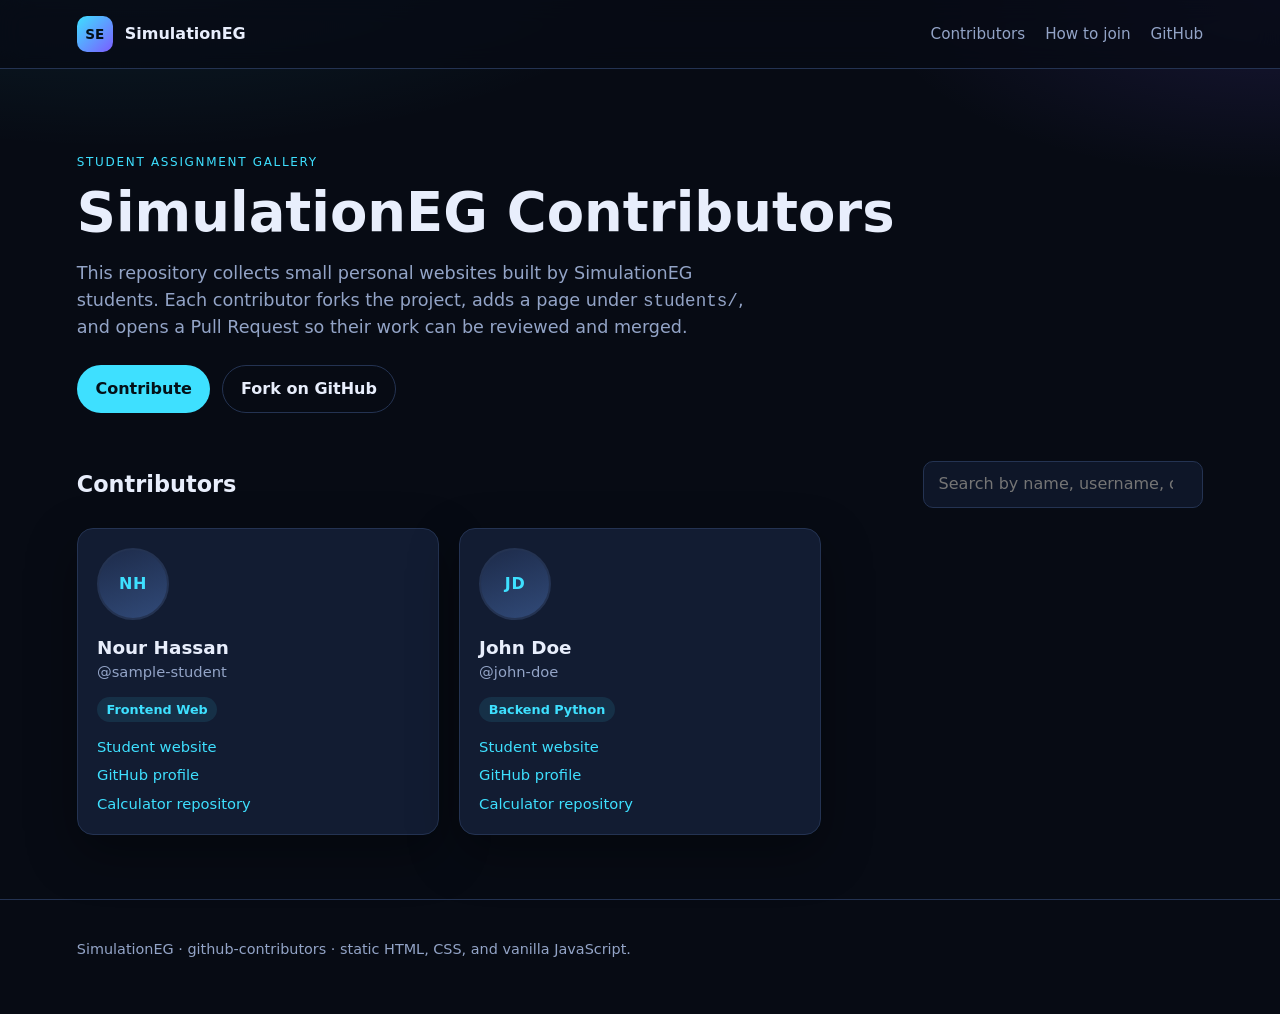
<file: github-contributors/index.html>
<!DOCTYPE html>
<html lang="en">
<head>
  <meta charset="UTF-8" />
  <meta name="viewport" content="width=device-width, initial-scale=1.0" />
  <meta name="description" content="SimulationEG student contributor websites collected in one public gallery." />
  <title>SimulationEG Contributors</title>
  <link rel="stylesheet" href="style.css" />
</head>
<body>
  <a class="skip" href="#contributors">Skip to contributors</a>
  <header class="site-header">
    <a class="brand" href="index.html">
      <span class="mark" aria-hidden="true">SE</span>
      SimulationEG
    </a>
    <nav class="nav" aria-label="Primary">
      <a href="#contributors">Contributors</a>
      <a href="CONTRIBUTING.md">How to join</a>
      <a href="https://github.com/SimulationEG/github-contributors">GitHub</a>
    </nav>
  </header>

  <main>
    <section class="hero" aria-labelledby="hero-title">
      <p class="eyebrow">Student assignment gallery</p>
      <h1 id="hero-title">SimulationEG Contributors</h1>
      <p class="lede">
        This repository collects small personal websites built by SimulationEG students.
        Each contributor forks the project, adds a page under <code>students/</code>,
        and opens a Pull Request so their work can be reviewed and merged.
      </p>
      <div class="actions">
        <a class="btn btn-primary" href="CONTRIBUTING.md">Contribute</a>
        <a class="btn btn-ghost" href="https://github.com/SimulationEG/github-contributors/fork">Fork on GitHub</a>
      </div>
    </section>

    <div class="toolbar">
      <h2 id="contributors">Contributors</h2>
      <label class="visually-hidden" for="contributor-search" style="position:absolute;left:-999px;">Search contributors</label>
      <input id="contributor-search" class="search" type="search" placeholder="Search by name, username, or track" />
    </div>

    <section class="grid" aria-labelledby="contributors">
      <!-- Sample card: students add their own card below these two. Do not delete samples. -->
      <article class="card" data-search="nour hassan sample-student frontend web">
        <div class="avatar" aria-hidden="true">NH</div>
        <div>
          <h3>Nour Hassan</h3>
          <p class="handle">@sample-student</p>
        </div>
        <span class="track">Frontend Web</span>
        <nav class="links" aria-label="Nour Hassan links">
          <a href="students/sample-student/index.html">Student website</a>
          <a href="https://github.com/sample-student">GitHub profile</a>
          <a href="https://github.com/sample-student/calculator">Calculator repository</a>
        </nav>
      </article>

      <article class="card" data-search="john doe john-doe backend python">
        <div class="avatar" aria-hidden="true">JD</div>
        <div>
          <h3>John Doe</h3>
          <p class="handle">@john-doe</p>
        </div>
        <span class="track">Backend Python</span>
        <nav class="links" aria-label="John Doe links">
          <a href="students/john-doe/index.html">Student website</a>
          <a href="https://github.com/john-doe">GitHub profile</a>
          <a href="https://github.com/john-doe/calculator">Calculator repository</a>
        </nav>
      </article>

      <!-- Students: copy a card above, then change the name, links, and folder path. -->
    </section>
    <p id="no-results" class="empty">No contributors match that search.</p>
  </main>

  <footer class="site-footer">
    <p>SimulationEG · github-contributors · static HTML, CSS, and vanilla JavaScript.</p>
  </footer>
  <script src="script.js"></script>
</body>
</html>
</file>
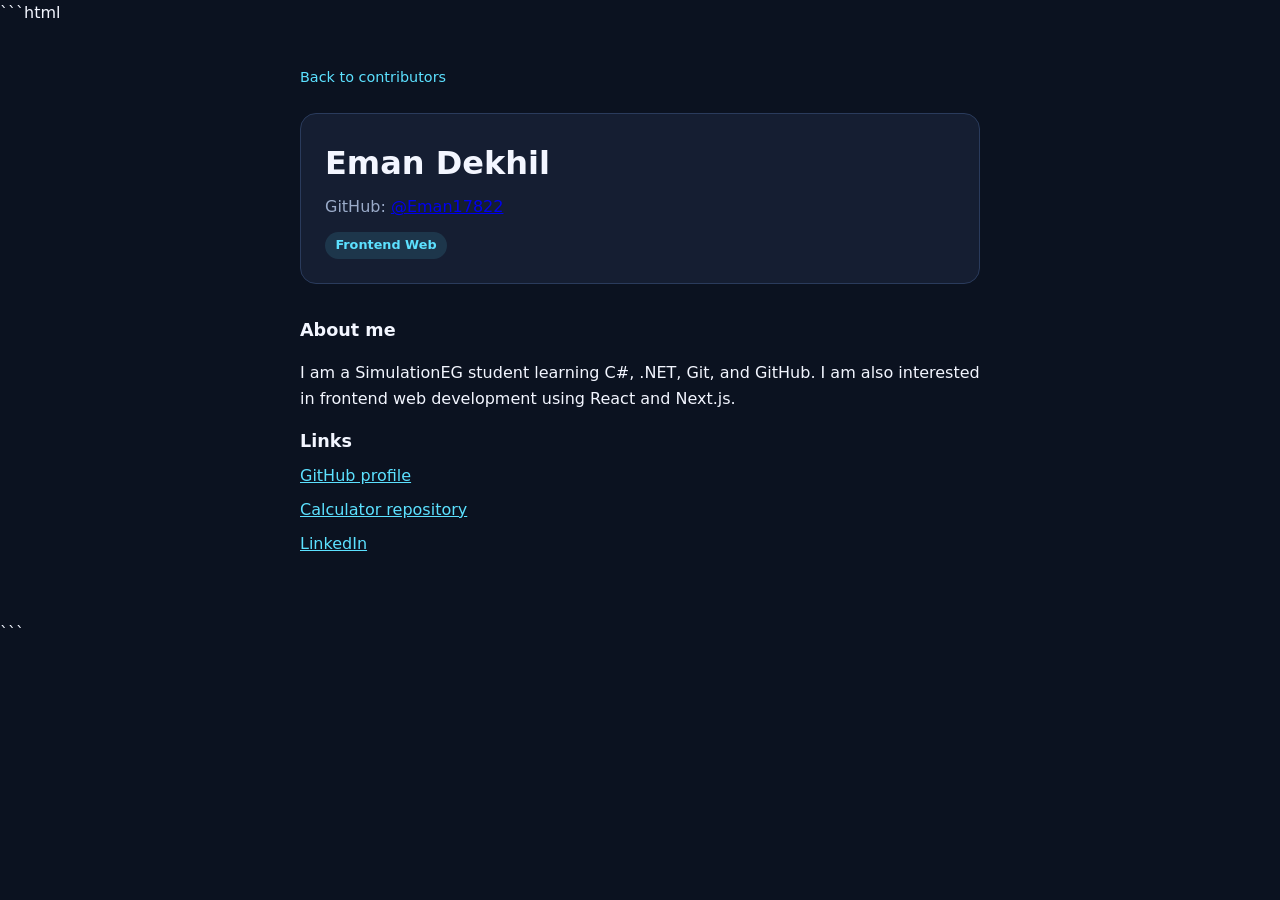
<file: github-contributors/students/Eman17822/index.html>
```html
<!DOCTYPE html>
<html lang="en">
<head>
  <meta charset="UTF-8" />
  <meta name="viewport" content="width=device-width, initial-scale=1.0" />
  <title>Eman Dekhil · SimulationEG</title>
  <link rel="stylesheet" href="style.css" />
</head>
<body>
  <main class="wrap">
    <a class="back" href="../../index.html">Back to contributors</a>

    <header class="hero">
      <h1>Eman Dekhil</h1>
      <p class="meta">
        GitHub:
        <a href="https://github.com/Eman17822">@Eman17822</a>
      </p>
      <span class="track">Frontend Web</span>
    </header>

    <section>
      <h2>About me</h2>
      <p>
        I am a SimulationEG student learning C#, .NET, Git, and GitHub.
        I am also interested in frontend web development using React and Next.js.
      </p>
    </section>

    <section>
      <h2>Links</h2>
      <nav class="links">
        <a href="https://github.com/Eman17822">GitHub profile</a>
        <a href="https://github.com/Eman17822/Eman17822-Assignment2">Calculator repository</a>
        <a href="https://www.linkedin.com/in/eman-dekhil3">LinkedIn</a>
      </nav>
    </section>
  </main>
</body>
</html>
```
</file>
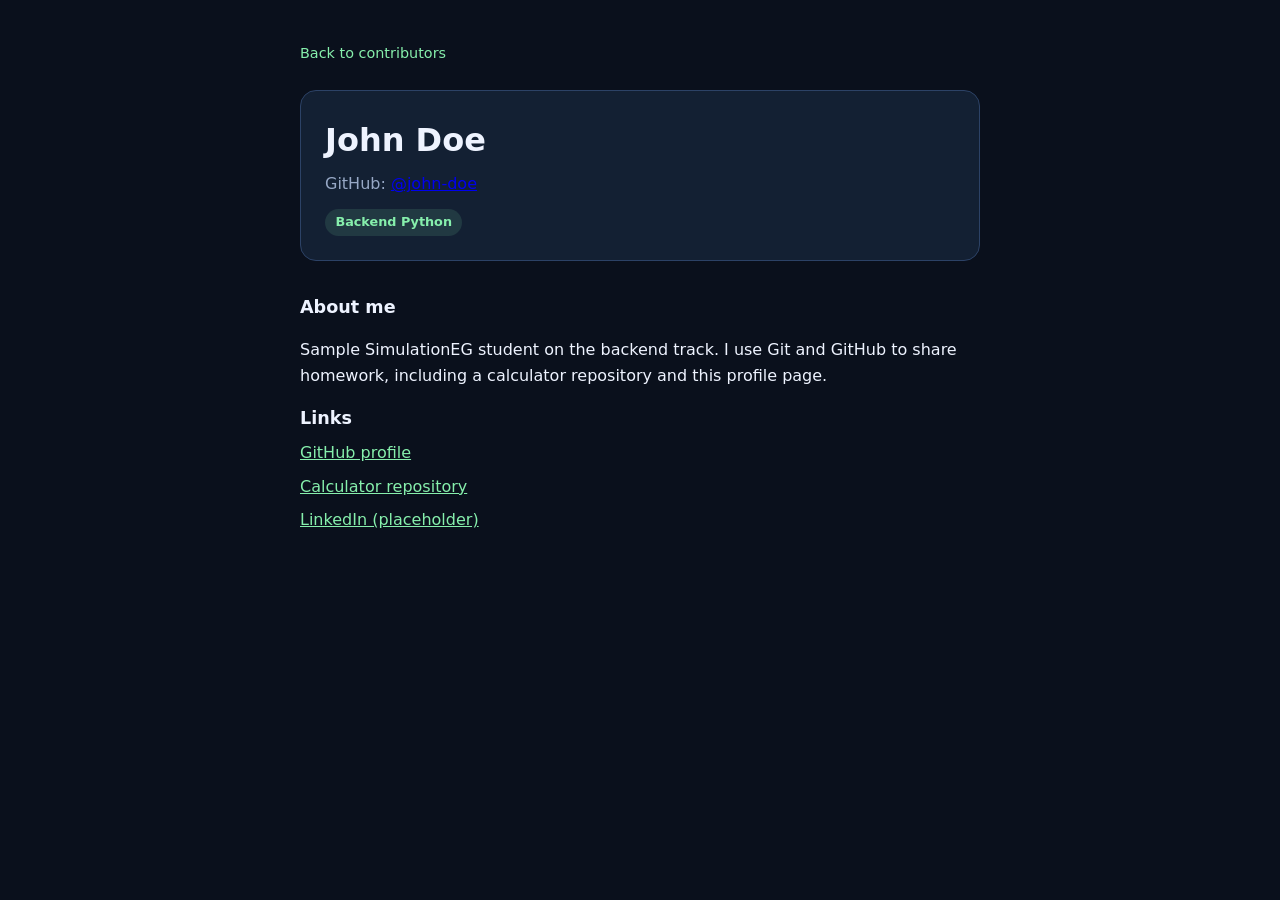
<file: github-contributors/students/john-doe/index.html>
<!DOCTYPE html>
<html lang="en">
<head>
  <meta charset="UTF-8" />
  <meta name="viewport" content="width=device-width, initial-scale=1.0" />
  <title>John Doe · SimulationEG</title>
  <link rel="stylesheet" href="style.css" />
</head>
<body>
  <main class="wrap">
    <a class="back" href="../../index.html">Back to contributors</a>
    <header class="hero">
      <h1>John Doe</h1>
      <p class="meta">GitHub: <a href="https://github.com/john-doe">@john-doe</a></p>
      <span class="track">Backend Python</span>
    </header>
    <section>
      <h2>About me</h2>
      <p>
        Sample SimulationEG student on the backend track. I use Git and GitHub
        to share homework, including a calculator repository and this profile page.
      </p>
    </section>
    <section>
      <h2>Links</h2>
      <nav class="links">
        <a href="https://github.com/john-doe">GitHub profile</a>
        <a href="https://github.com/john-doe/calculator">Calculator repository</a>
        <a href="https://www.linkedin.com/in/john-doe">LinkedIn (placeholder)</a>
      </nav>
    </section>
  </main>
</body>
</html>
</file>
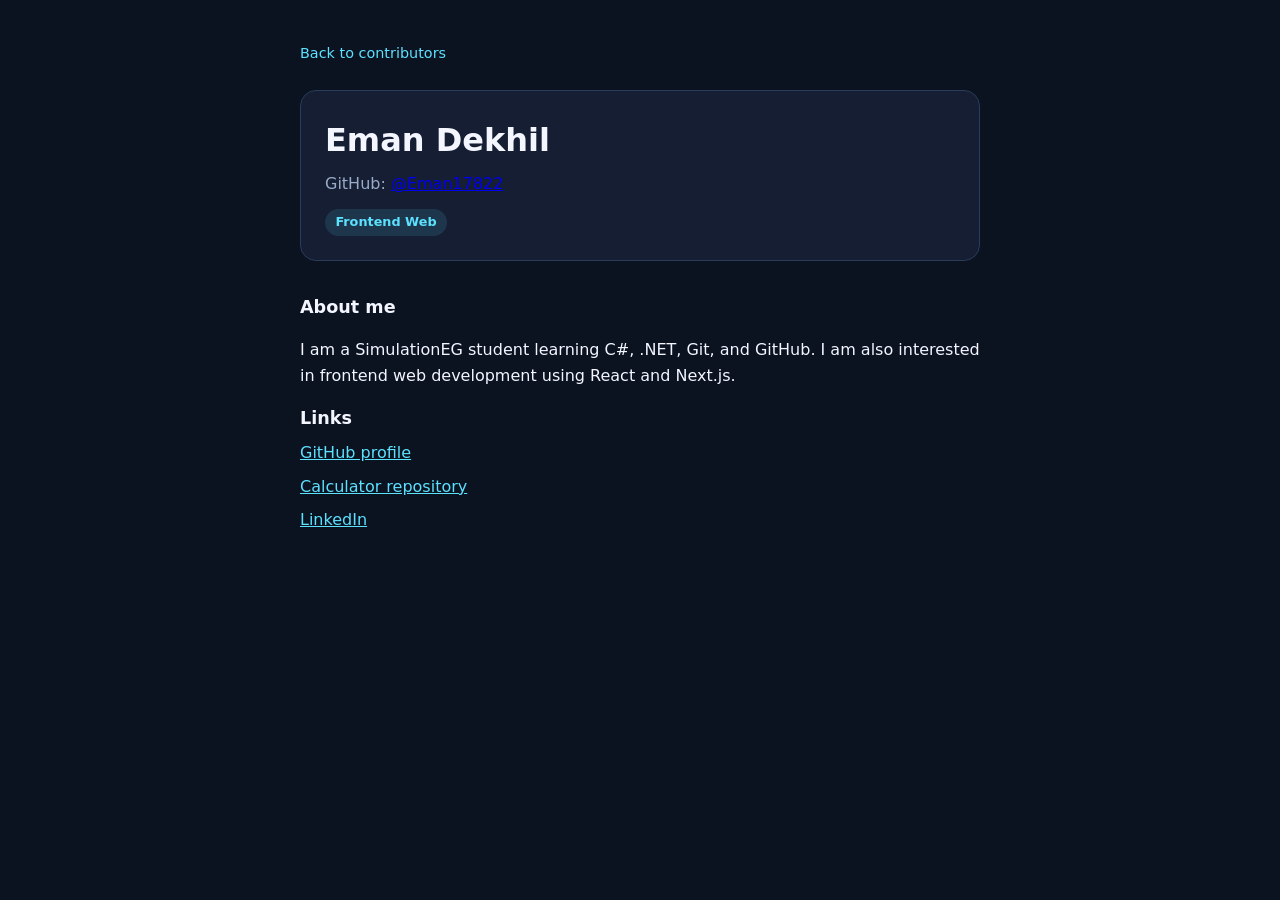
<file: github-contributors/students/sample-student/index.html>
<!DOCTYPE html>
<html lang="en">
<head>
  <meta charset="UTF-8" />
  <meta name="viewport" content="width=device-width, initial-scale=1.0" />
  <title>Eman Dekhil · SimulationEG</title>
  <link rel="stylesheet" href="style.css" />
</head>
<body>
  <main class="wrap">
    <a class="back" href="../../index.html">Back to contributors</a>

    <header class="hero">
      <h1>Eman Dekhil</h1>
      <p class="meta">
        GitHub:
        <a href="https://github.com/Eman17822">@Eman17822</a>
      </p>
      <span class="track">Frontend Web</span>
    </header>

    <section>
      <h2>About me</h2>
      <p>
        I am a SimulationEG student learning C#, .NET, Git, and GitHub.
        I am also interested in frontend web development using React and Next.js.
      </p>
    </section>

    <section>
      <h2>Links</h2>
      <nav class="links">
        <a href="https://github.com/Eman17822">GitHub profile</a>
        <a href="https://github.com/Eman17822/Eman17822-Assignment2">Calculator repository</a>
        <a href="https://www.linkedin.com/in/eman-dekhil3">LinkedIn</a>
      </nav>
    </section>
  </main>
</body>
</html>
</file>
<file: github-contributors/style.css>
:root {
  --bg: #070b14;
  --bg-elevated: #0e1628;
  --card: #121c32;
  --border: #243352;
  --text: #e8eefc;
  --muted: #93a4c7;
  --accent: #3ee0ff;
  --accent-2: #7c5cff;
  --ok: #4ade80;
  --radius: 16px;
  --shadow: 0 18px 50px rgba(0, 0, 0, 0.35);
  --font: "Segoe UI", system-ui, sans-serif;
}

*,
*::before,
*::after {
  box-sizing: border-box;
}

html {
  scroll-behavior: smooth;
}

body {
  margin: 0;
  min-height: 100vh;
  font-family: var(--font);
  color: var(--text);
  background:
    radial-gradient(1200px 500px at 10% -10%, rgba(62, 224, 255, 0.12), transparent 50%),
    radial-gradient(900px 400px at 100% 0%, rgba(124, 92, 255, 0.14), transparent 45%),
    var(--bg);
  line-height: 1.5;
}

img {
  max-width: 100%;
  display: block;
}

a {
  color: var(--accent);
}

.skip {
  position: absolute;
  left: -999px;
  top: 0;
  background: var(--accent);
  color: #041018;
  padding: 0.5rem 1rem;
  z-index: 20;
}

.skip:focus {
  left: 1rem;
  top: 1rem;
}

.site-header {
  display: flex;
  align-items: center;
  justify-content: space-between;
  gap: 1rem;
  padding: 1rem 6vw;
  border-bottom: 1px solid var(--border);
  background: rgba(7, 11, 20, 0.8);
  backdrop-filter: blur(12px);
  position: sticky;
  top: 0;
  z-index: 10;
}

.brand {
  display: flex;
  align-items: center;
  gap: 0.75rem;
  text-decoration: none;
  color: var(--text);
  font-weight: 700;
}

.mark {
  width: 36px;
  height: 36px;
  border-radius: 10px;
  display: grid;
  place-items: center;
  background: linear-gradient(135deg, var(--accent), var(--accent-2));
  color: #041018;
  font-size: 0.85rem;
  font-weight: 800;
}

.nav {
  display: flex;
  gap: 1.25rem;
  font-size: 0.95rem;
}

.nav a {
  color: var(--muted);
  text-decoration: none;
}

.nav a:hover,
.nav a:focus {
  color: var(--text);
}

.hero {
  padding: 4.5rem 6vw 3rem;
  max-width: 1100px;
}

.eyebrow {
  display: inline-block;
  font-size: 0.75rem;
  letter-spacing: 0.14em;
  text-transform: uppercase;
  color: var(--accent);
  margin-bottom: 0.75rem;
}

h1 {
  font-size: clamp(2rem, 5vw, 3.4rem);
  line-height: 1.1;
  margin: 0 0 1rem;
}

.lede {
  max-width: 42rem;
  color: var(--muted);
  font-size: 1.1rem;
}

.actions {
  display: flex;
  flex-wrap: wrap;
  gap: 0.75rem;
  margin-top: 1.5rem;
}

.btn {
  display: inline-flex;
  align-items: center;
  gap: 0.4rem;
  padding: 0.7rem 1.1rem;
  border-radius: 999px;
  text-decoration: none;
  font-weight: 650;
  border: 1px solid transparent;
}

.btn-primary {
  background: var(--accent);
  color: #041018;
}

.btn-ghost {
  border-color: var(--border);
  color: var(--text);
  background: transparent;
}

.toolbar {
  display: flex;
  flex-wrap: wrap;
  align-items: center;
  justify-content: space-between;
  gap: 1rem;
  padding: 0 6vw 1.25rem;
}

.toolbar h2 {
  margin: 0;
  font-size: 1.4rem;
}

.search {
  min-width: min(100%, 280px);
  padding: 0.65rem 0.9rem;
  border-radius: 10px;
  border: 1px solid var(--border);
  background: var(--bg-elevated);
  color: var(--text);
  font: inherit;
}

.search:focus {
  outline: 2px solid var(--accent);
  outline-offset: 2px;
}

.grid {
  display: grid;
  grid-template-columns: repeat(auto-fill, minmax(280px, 1fr));
  gap: 1.25rem;
  padding: 0 6vw 4rem;
}

.card {
  background: var(--card);
  border: 1px solid var(--border);
  border-radius: var(--radius);
  padding: 1.2rem;
  box-shadow: var(--shadow);
  display: flex;
  flex-direction: column;
  gap: 0.85rem;
}

.card[hidden] {
  display: none;
}

.avatar {
  width: 72px;
  height: 72px;
  border-radius: 50%;
  background: linear-gradient(160deg, #1d2b4a, #314a78);
  display: grid;
  place-items: center;
  font-weight: 800;
  letter-spacing: 0.04em;
  color: var(--accent);
  border: 2px solid var(--border);
}

.card h3 {
  margin: 0;
  font-size: 1.15rem;
}

.handle {
  margin: 0;
  color: var(--muted);
  font-size: 0.92rem;
}

.track {
  display: inline-flex;
  width: fit-content;
  padding: 0.2rem 0.6rem;
  border-radius: 999px;
  background: rgba(62, 224, 255, 0.1);
  color: var(--accent);
  font-size: 0.8rem;
  font-weight: 650;
}

.links {
  display: flex;
  flex-direction: column;
  gap: 0.4rem;
  margin-top: auto;
}

.links a {
  text-decoration: none;
  font-size: 0.92rem;
}

.links a:hover,
.links a:focus {
  text-decoration: underline;
}

.empty {
  display: none;
  padding: 0 6vw 3rem;
  color: var(--muted);
}

.empty.show {
  display: block;
}

.site-footer {
  padding: 1.5rem 6vw 2.5rem;
  border-top: 1px solid var(--border);
  color: var(--muted);
  font-size: 0.9rem;
}

@media (max-width: 640px) {
  .site-header {
    flex-direction: column;
    align-items: flex-start;
  }

  .hero {
    padding-top: 2.5rem;
  }
}
</file>
<file: github-contributors/students/Eman17822/style.css>
:root {
  --bg: #0b1220;
  --card: #151e32;
  --border: #2a3b5c;
  --text: #f3f6ff;
  --muted: #9aabc9;
  --accent: #5ce1ff;
  --font: "Segoe UI", system-ui, sans-serif;
}

* { box-sizing: border-box; }

body {
  margin: 0;
  font-family: var(--font);
  color: var(--text);
  background: var(--bg);
  line-height: 1.6;
}

.wrap {
  max-width: 720px;
  margin: 0 auto;
  padding: 2.5rem 1.25rem 4rem;
}

.back {
  color: var(--accent);
  text-decoration: none;
  font-size: 0.9rem;
}

.back:hover,
.back:focus {
  text-decoration: underline;
}

.hero {
  margin: 1.5rem 0 2rem;
  padding: 1.5rem;
  background: var(--card);
  border: 1px solid var(--border);
  border-radius: 16px;
}

h1 {
  margin: 0 0 0.35rem;
}

.meta {
  color: var(--muted);
  margin: 0;
}

.track {
  display: inline-block;
  margin-top: 0.75rem;
  padding: 0.2rem 0.65rem;
  border-radius: 999px;
  background: rgba(92, 225, 255, 0.12);
  color: var(--accent);
  font-size: 0.8rem;
  font-weight: 650;
}

h2 {
  font-size: 1.1rem;
  margin: 0 0 0.5rem;
}

.links {
  display: grid;
  gap: 0.5rem;
}

.links a {
  color: var(--accent);
}
</file>
<file: github-contributors/students/john-doe/style.css>
:root {
  --bg: #0a101c;
  --card: #132033;
  --border: #2c4266;
  --text: #eef3ff;
  --muted: #97a8c6;
  --accent: #86efac;
  --font: "Segoe UI", system-ui, sans-serif;
}

* { box-sizing: border-box; }

body {
  margin: 0;
  font-family: var(--font);
  color: var(--text);
  background: var(--bg);
  line-height: 1.6;
}

.wrap {
  max-width: 720px;
  margin: 0 auto;
  padding: 2.5rem 1.25rem 4rem;
}

.back {
  color: var(--accent);
  text-decoration: none;
  font-size: 0.9rem;
}

.back:hover,
.back:focus {
  text-decoration: underline;
}

.hero {
  margin: 1.5rem 0 2rem;
  padding: 1.5rem;
  background: var(--card);
  border: 1px solid var(--border);
  border-radius: 16px;
}

h1 {
  margin: 0 0 0.35rem;
}

.meta {
  color: var(--muted);
  margin: 0;
}

.track {
  display: inline-block;
  margin-top: 0.75rem;
  padding: 0.2rem 0.65rem;
  border-radius: 999px;
  background: rgba(134, 239, 172, 0.12);
  color: var(--accent);
  font-size: 0.8rem;
  font-weight: 650;
}

h2 {
  font-size: 1.1rem;
  margin: 0 0 0.5rem;
}

.links {
  display: grid;
  gap: 0.5rem;
}

.links a {
  color: var(--accent);
}
</file>
<file: github-contributors/students/sample-student/style.css>
:root {
  --bg: #0b1220;
  --card: #151e32;
  --border: #2a3b5c;
  --text: #f3f6ff;
  --muted: #9aabc9;
  --accent: #5ce1ff;
  --font: "Segoe UI", system-ui, sans-serif;
}

* { box-sizing: border-box; }

body {
  margin: 0;
  font-family: var(--font);
  color: var(--text);
  background: var(--bg);
  line-height: 1.6;
}

.wrap {
  max-width: 720px;
  margin: 0 auto;
  padding: 2.5rem 1.25rem 4rem;
}

.back {
  color: var(--accent);
  text-decoration: none;
  font-size: 0.9rem;
}

.back:hover,
.back:focus {
  text-decoration: underline;
}

.hero {
  margin: 1.5rem 0 2rem;
  padding: 1.5rem;
  background: var(--card);
  border: 1px solid var(--border);
  border-radius: 16px;
}

h1 {
  margin: 0 0 0.35rem;
}

.meta {
  color: var(--muted);
  margin: 0;
}

.track {
  display: inline-block;
  margin-top: 0.75rem;
  padding: 0.2rem 0.65rem;
  border-radius: 999px;
  background: rgba(92, 225, 255, 0.12);
  color: var(--accent);
  font-size: 0.8rem;
  font-weight: 650;
}

h2 {
  font-size: 1.1rem;
  margin: 0 0 0.5rem;
}

.links {
  display: grid;
  gap: 0.5rem;
}

.links a {
  color: var(--accent);
}
</file>
